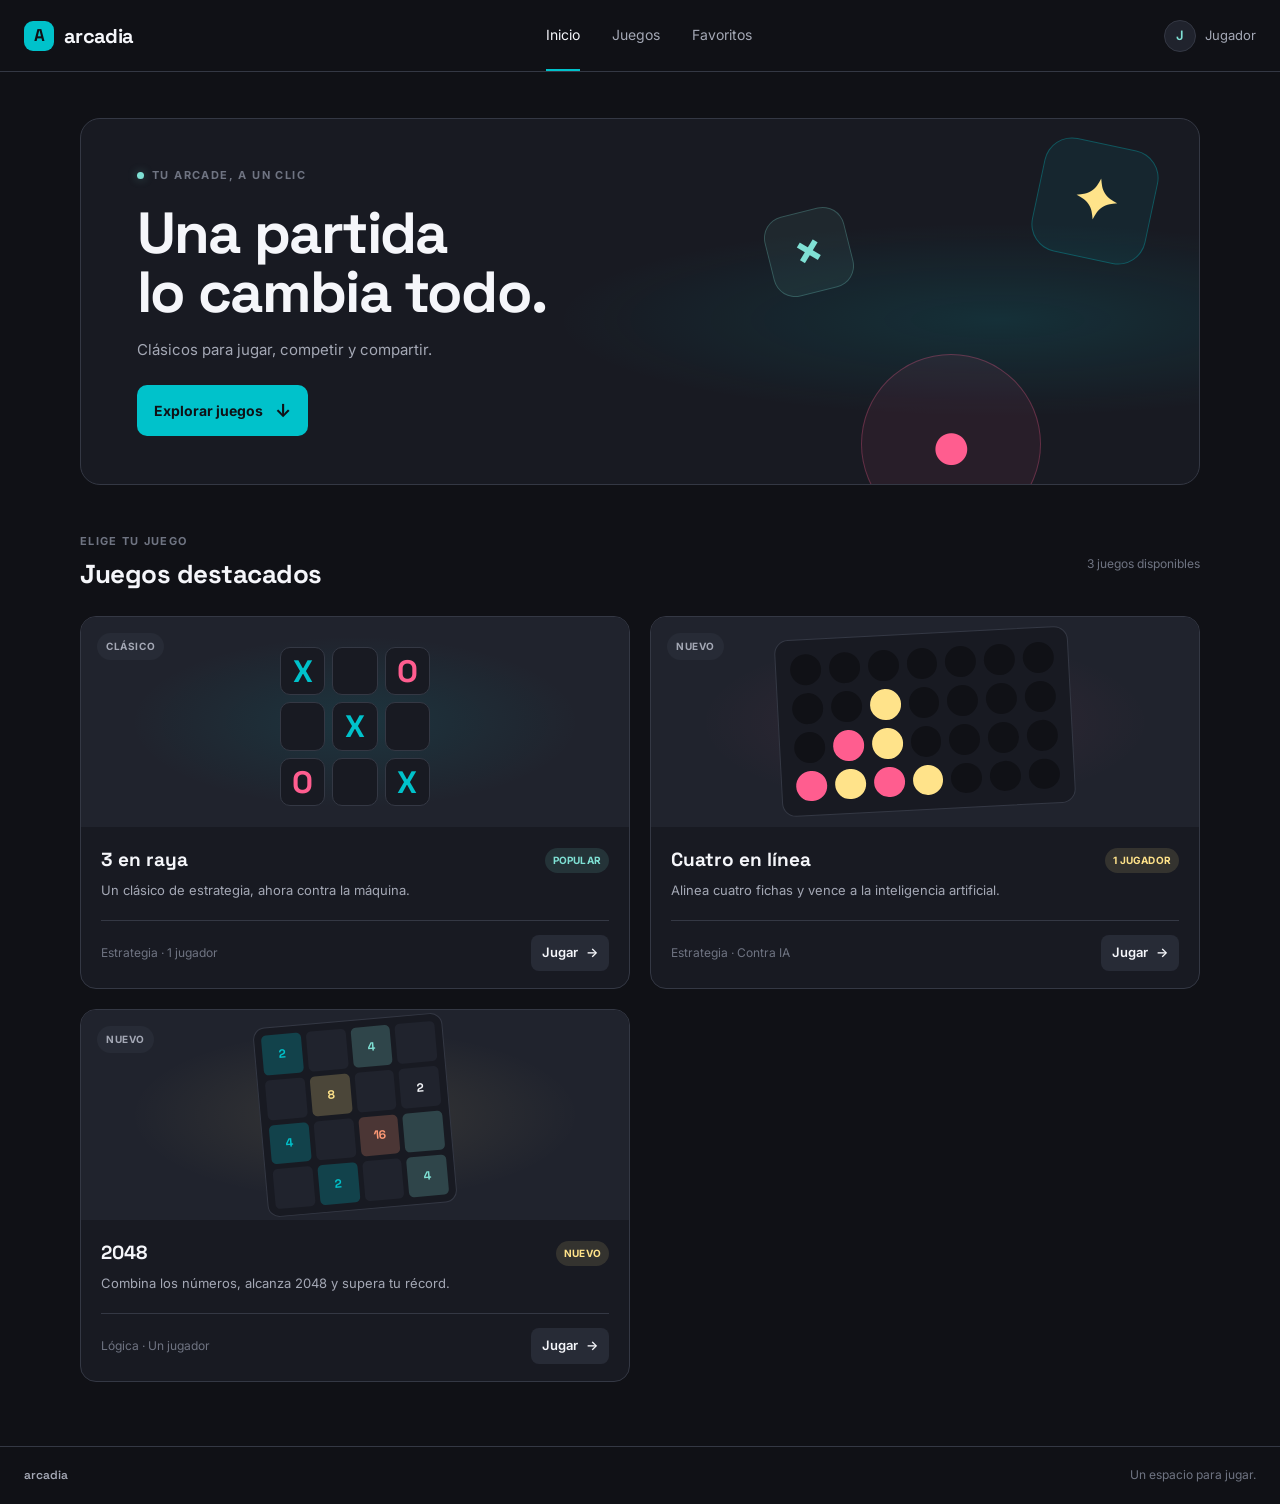
<file: index.html>
<!DOCTYPE html>
<html lang="es">
<head>
    <meta charset="UTF-8">
    <meta name="viewport" content="width=device-width, initial-scale=1.0">
    <meta name="theme-color" content="#101116">
    <title>Arcadia — Juegos para compartir</title>
    <link rel="stylesheet" href="reset.css">
    <link rel="stylesheet" href="style.css">
</head>
<body>
    <header class="site-header">
        <a class="brand" href="index.html" aria-label="Arcadia, inicio">
            <span class="brand-mark" aria-hidden="true">A</span>
            <span>arcadia</span>
        </a>
        <nav class="main-nav" aria-label="Navegación principal">
            <a class="nav-link active" href="index.html" aria-current="page">Inicio</a>
            <a class="nav-link" href="#juegos">Juegos</a>
            <a class="nav-link" href="#juegos">Favoritos</a>
        </nav>
        <div class="profile" aria-label="Perfil de jugador">
            <span class="profile-avatar" aria-hidden="true">J</span>
            <span class="profile-name">Jugador</span>
        </div>
    </header>

    <main class="hub-shell" id="inicio">
        <section class="hub-hero" aria-labelledby="hub-title">
            <p class="eyebrow"><span class="availability-dot" aria-hidden="true"></span> TU ARCADE, A UN CLIC</p>
            <h1 id="hub-title">Una partida<br>lo cambia todo.</h1>
            <p class="subtitle">Clásicos para jugar, competir y compartir.</p>
            <a class="hero-cta" href="#juegos">Explorar juegos <span aria-hidden="true">↓</span></a>
            <div class="hero-art" aria-hidden="true">
                <span class="art-piece art-piece-one">✦</span>
                <span class="art-piece art-piece-two">●</span>
                <span class="art-piece art-piece-three">×</span>
            </div>
        </section>

        <section class="catalog-section" id="juegos" aria-labelledby="catalog-title">
            <div class="catalog-heading">
                <div>
                    <p class="section-kicker">ELIGE TU JUEGO</p>
                    <h2 id="catalog-title">Juegos destacados</h2>
                </div>
                <span class="catalog-count">3 juegos disponibles</span>
            </div>
            <div class="game-grid">
                <article class="catalog-card">
                    <a class="card-art tic-art" href="tic-tac-toe.html" aria-label="Jugar 3 en raya">
                        <span class="art-label">CLÁSICO</span>
                        <div class="mini-grid" aria-hidden="true">
                            <span>X</span><span></span><span>O</span>
                            <span></span><span>X</span><span></span>
                            <span>O</span><span></span><span>X</span>
                        </div>
                    </a>
                    <div class="card-content">
                        <div class="card-title-row">
                            <h3>3 en raya</h3>
                            <span class="game-badge badge-mint">POPULAR</span>
                        </div>
                        <p>Un clásico de estrategia, ahora contra la máquina.</p>
                        <div class="card-footer">
                            <span class="game-category">Estrategia · 1 jugador</span>
                            <a class="play-link" href="tic-tac-toe.html" aria-label="Jugar 3 en raya">Jugar <span aria-hidden="true">→</span></a>
                        </div>
                    </div>
                </article>

                <article class="catalog-card">
                    <a class="card-art connect-art" href="four-in-a-row.html" aria-label="Jugar Cuatro en línea">
                        <span class="art-label">NUEVO</span>
                        <div class="mini-connect" aria-hidden="true">
                            <span></span><span></span><span></span><span></span><span></span><span></span><span></span>
                            <span></span><span></span><span class="disc-yellow"></span><span></span><span></span><span></span><span></span>
                            <span></span><span class="disc-pink"></span><span class="disc-yellow"></span><span></span><span></span><span></span><span></span>
                            <span class="disc-pink"></span><span class="disc-yellow"></span><span class="disc-pink"></span><span class="disc-yellow"></span><span></span><span></span><span></span>
                        </div>
                    </a>
                    <div class="card-content">
                        <div class="card-title-row">
                            <h3>Cuatro en línea</h3>
                            <span class="game-badge badge-yellow">1 JUGADOR</span>
                        </div>
                        <p>Alinea cuatro fichas y vence a la inteligencia artificial.</p>
                        <div class="card-footer">
                            <span class="game-category">Estrategia · Contra IA</span>
                            <a class="play-link" href="four-in-a-row.html" aria-label="Jugar Cuatro en línea">Jugar <span aria-hidden="true">→</span></a>
                        </div>
                    </div>
                </article>

                <article class="catalog-card">
                    <a class="card-art twenty-art" href="2048.html" aria-label="Jugar 2048">
                        <span class="art-label">NUEVO</span>
                        <div class="mini-twenty" aria-hidden="true">
                            <span>2</span><span></span><span>4</span><span></span>
                            <span></span><span>8</span><span></span><span>2</span>
                            <span>4</span><span></span><span>16</span><span></span>
                            <span></span><span>2</span><span></span><span>4</span>
                        </div>
                    </a>
                    <div class="card-content">
                        <div class="card-title-row">
                            <h3>2048</h3>
                            <span class="game-badge badge-yellow">NUEVO</span>
                        </div>
                        <p>Combina los números, alcanza 2048 y supera tu récord.</p>
                        <div class="card-footer">
                            <span class="game-category">Lógica · Un jugador</span>
                            <a class="play-link" href="2048.html" aria-label="Jugar 2048">Jugar <span aria-hidden="true">→</span></a>
                        </div>
                    </div>
                </article>
            </div>
        </section>
    </main>

    <footer class="site-footer">
        <span>arcadia</span>
        <span>Un espacio para jugar.</span>
    </footer>
</body>
</html>
</file>
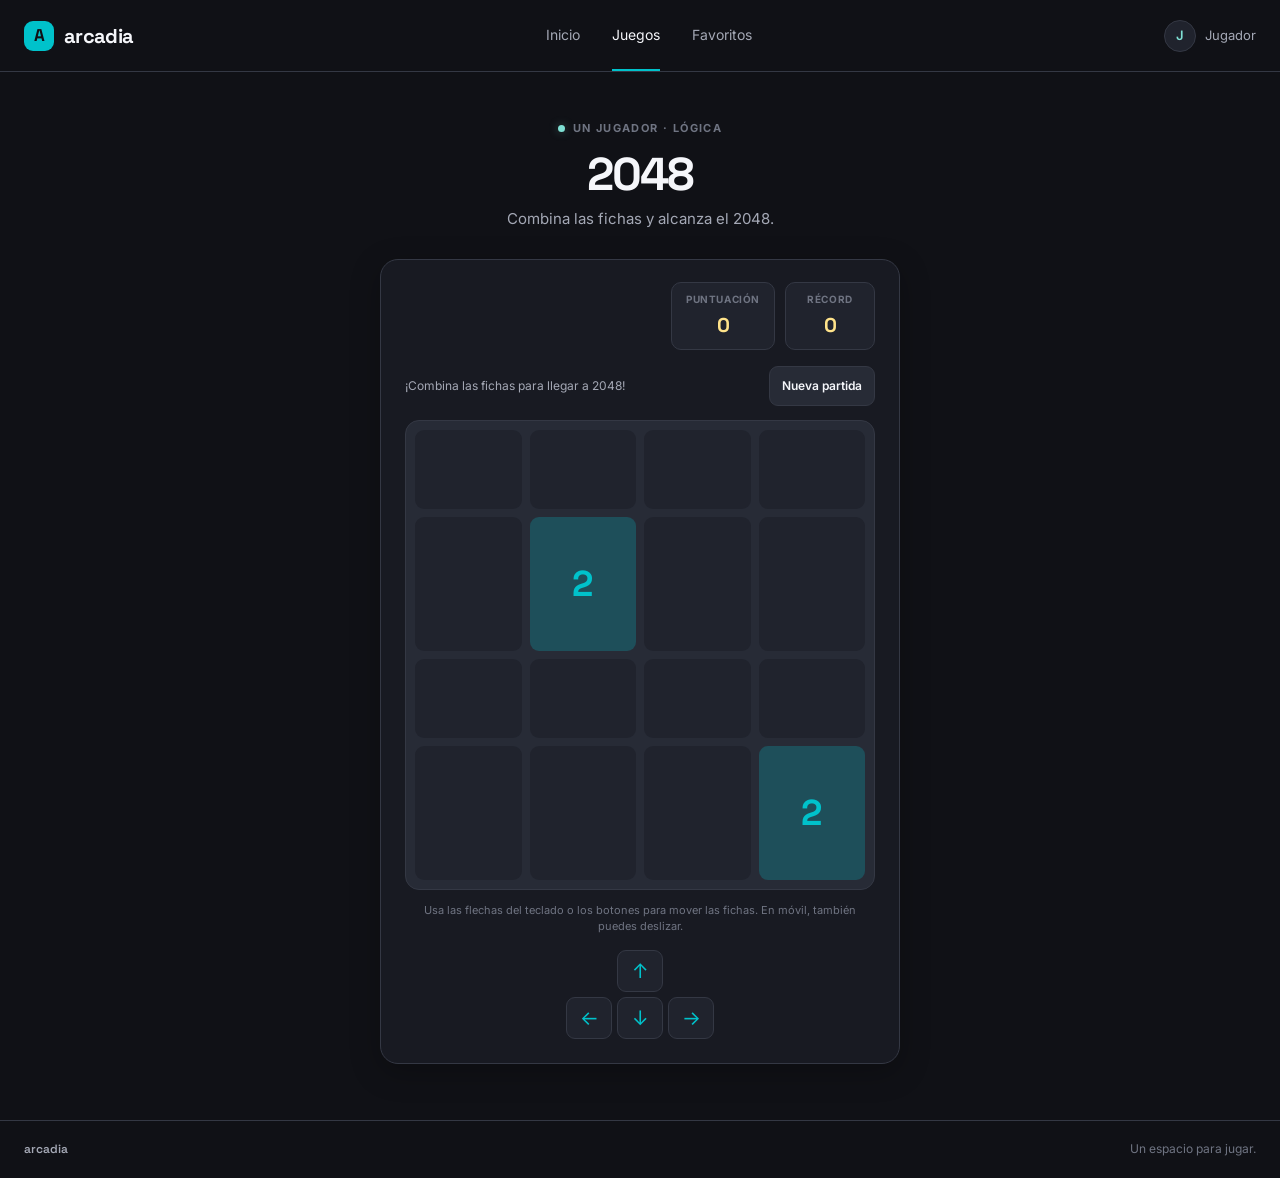
<file: 2048.html>
<!DOCTYPE html>
<html lang="es">
<head>
    <meta charset="UTF-8">
    <meta name="viewport" content="width=device-width, initial-scale=1.0">
    <meta name="theme-color" content="#101116">
    <title>2048 — Arcadia</title>
    <link rel="stylesheet" href="reset.css">
    <link rel="stylesheet" href="style.css">
</head>
<body>
    <header class="site-header">
        <a class="brand" href="index.html" aria-label="Arcadia, inicio">
            <span class="brand-mark" aria-hidden="true">A</span>
            <span>arcadia</span>
        </a>
        <nav class="main-nav" aria-label="Navegación principal">
            <a class="nav-link" href="index.html">Inicio</a>
            <a class="nav-link active" href="index.html#juegos" aria-current="page">Juegos</a>
            <a class="nav-link" href="index.html#juegos">Favoritos</a>
        </nav>
        <div class="profile" aria-label="Perfil de jugador">
            <span class="profile-avatar" aria-hidden="true">J</span>
            <span class="profile-name">Jugador</span>
        </div>
    </header>

    <main class="page-shell">
        <section class="twenty-section" aria-labelledby="twenty-title">
            <div class="page-heading">
                <p class="eyebrow"><span class="availability-dot" aria-hidden="true"></span> UN JUGADOR · LÓGICA</p>
                <h1 id="twenty-title">2048</h1>
                <p class="subtitle">Combina las fichas y alcanza el 2048.</p>
            </div>

            <div class="twenty-card">
                <div class="twenty-scoreboard" aria-label="Puntuación">
                    <div class="twenty-score">
                        <span>PUNTUACIÓN</span>
                        <strong id="score">0</strong>
                    </div>
                    <div class="twenty-score">
                        <span>RÉCORD</span>
                        <strong id="bestScore">0</strong>
                    </div>
                </div>

                <div class="twenty-toolbar">
                    <p class="twenty-status" id="gameStatus" role="status" aria-live="polite">¡Combina las fichas para llegar a 2048!</p>
                    <button class="twenty-new-game" id="newGame" type="button">Nueva partida</button>
                </div>

                <div class="twenty-board" id="board" role="grid" aria-label="Tablero de 2048" aria-describedby="gameInstructions"></div>
                <p class="twenty-instructions" id="gameInstructions">Usa las flechas del teclado o los botones para mover las fichas. En móvil, también puedes deslizar.</p>

                <div class="twenty-controls" role="group" aria-label="Mover fichas">
                    <button type="button" data-direction="up" aria-label="Mover arriba">↑</button>
                    <div>
                        <button type="button" data-direction="left" aria-label="Mover a la izquierda">←</button>
                        <button type="button" data-direction="down" aria-label="Mover abajo">↓</button>
                        <button type="button" data-direction="right" aria-label="Mover a la derecha">→</button>
                    </div>
                </div>

                <div class="twenty-overlay" id="gameOverlay" hidden>
                    <p class="twenty-overlay-title" id="overlayTitle"></p>
                    <p id="overlayMessage"></p>
                    <button class="reset" id="continueGame" type="button" hidden>Seguir jugando</button>
                    <button class="reset" id="restartGame" type="button" hidden>Jugar de nuevo</button>
                </div>
            </div>
        </section>
    </main>

    <footer class="site-footer">
        <span>arcadia</span>
        <span>Un espacio para jugar.</span>
    </footer>

    <script src="2048.js"></script>
</body>
</html>
</file>
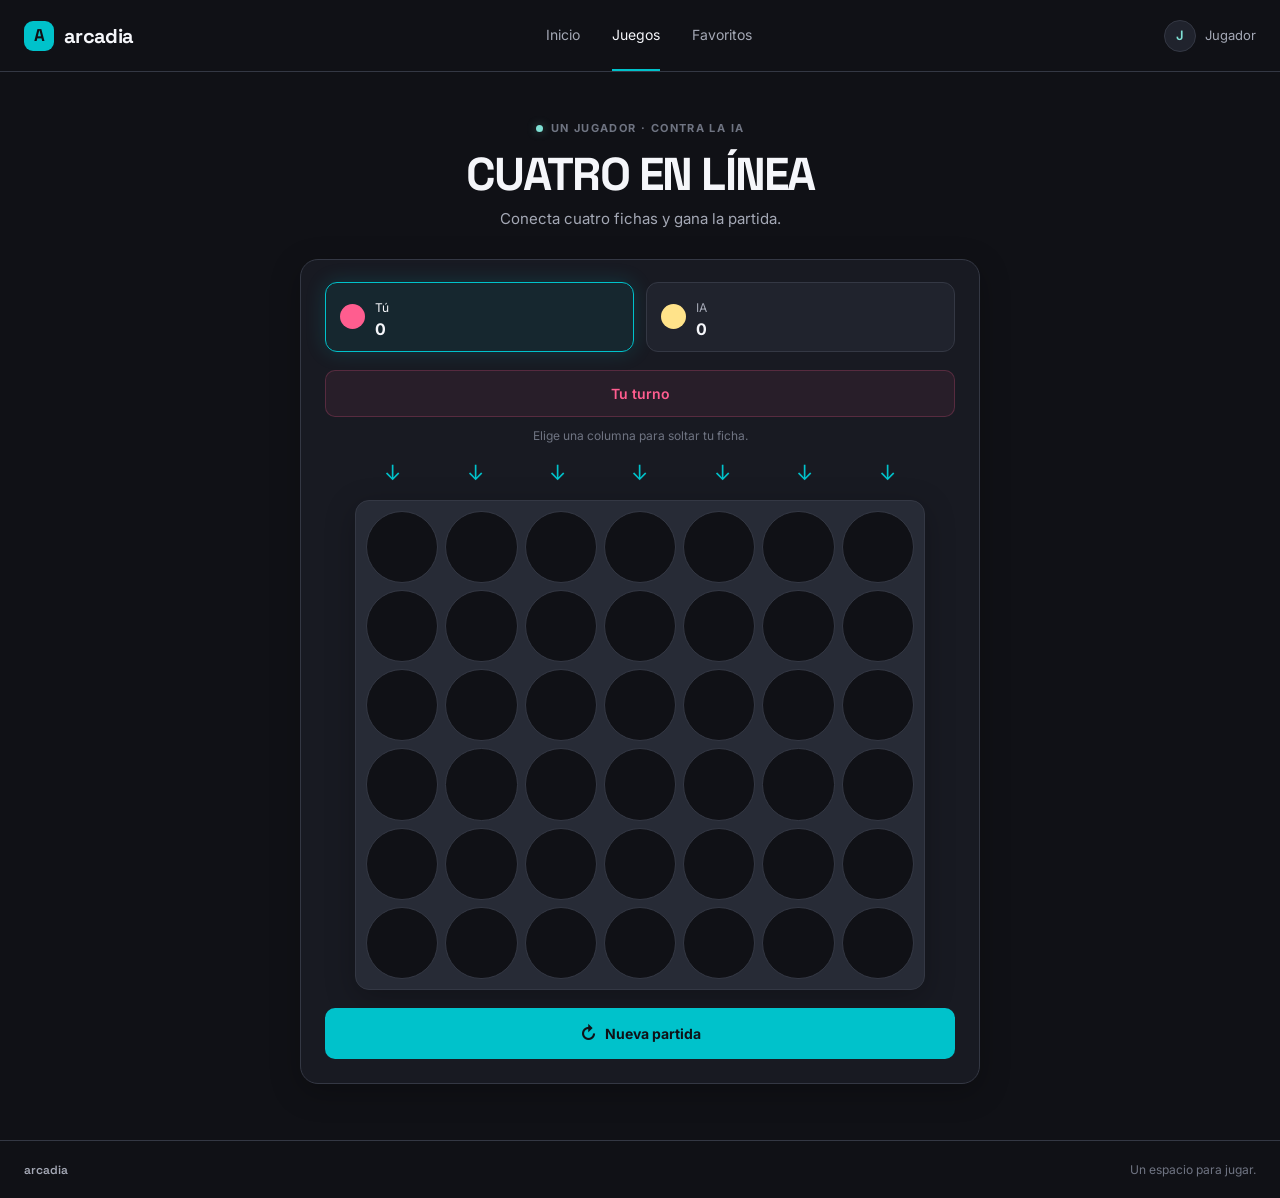
<file: four-in-a-row.html>
<!DOCTYPE html>
<html lang="es">
<head>
    <meta charset="UTF-8">
    <meta name="viewport" content="width=device-width, initial-scale=1.0">
    <meta name="theme-color" content="#101116">
    <title>Cuatro en línea — Arcadia</title>
    <link rel="stylesheet" href="reset.css">
    <link rel="stylesheet" href="style.css">
</head>
<body>
    <header class="site-header">
        <a class="brand" href="index.html" aria-label="Arcadia, inicio">
            <span class="brand-mark" aria-hidden="true">A</span>
            <span>arcadia</span>
        </a>
        <nav class="main-nav" aria-label="Navegación principal">
            <a class="nav-link" href="index.html">Inicio</a>
            <a class="nav-link active" href="index.html#juegos" aria-current="page">Juegos</a>
            <a class="nav-link" href="index.html#juegos">Favoritos</a>
        </nav>
        <div class="profile" aria-label="Perfil de jugador">
            <span class="profile-avatar" aria-hidden="true">J</span>
            <span class="profile-name">Jugador</span>
        </div>
    </header>

    <main class="page-shell">
        <section class="four-section" aria-labelledby="four-title">
            <div class="page-heading">
                <p class="eyebrow"><span class="availability-dot" aria-hidden="true"></span> UN JUGADOR · CONTRA LA IA</p>
                <h1 id="four-title">CUATRO EN LÍNEA</h1>
                <p class="subtitle">Conecta cuatro fichas y gana la partida.</p>
            </div>

            <div class="four-card">
                <div class="four-scoreboard" aria-label="Puntuación">
                    <div class="four-score active" id="scoreOne">
                        <span class="disc disc-one" aria-hidden="true"></span>
                        <span>Tú</span>
                        <strong id="winsOne">0</strong>
                    </div>
                    <div class="four-score" id="scoreTwo">
                        <span class="disc disc-two" aria-hidden="true"></span>
                        <span>IA</span>
                        <strong id="winsTwo">0</strong>
                    </div>
                </div>

                <div class="four-status" id="fourStatus" role="status" aria-live="polite">
                    Tu turno
                </div>

                <p class="four-instructions" id="boardInstructions">Elige una columna para soltar tu ficha.</p>
                <div class="column-controls" id="columnControls" role="group" aria-label="Elige una columna"></div>
                <div class="four-board" id="fourBoard" role="grid" aria-label="Tablero de Cuatro en línea" aria-describedby="boardInstructions"></div>

                <button class="reset" id="fourReset" type="button">
                    <span aria-hidden="true">↻</span> Nueva partida
                </button>
            </div>
        </section>
    </main>

    <footer class="site-footer">
        <span>arcadia</span>
        <span>Un espacio para jugar.</span>
    </footer>

    <script src="four-in-a-row.js"></script>
</body>
</html>
</file>
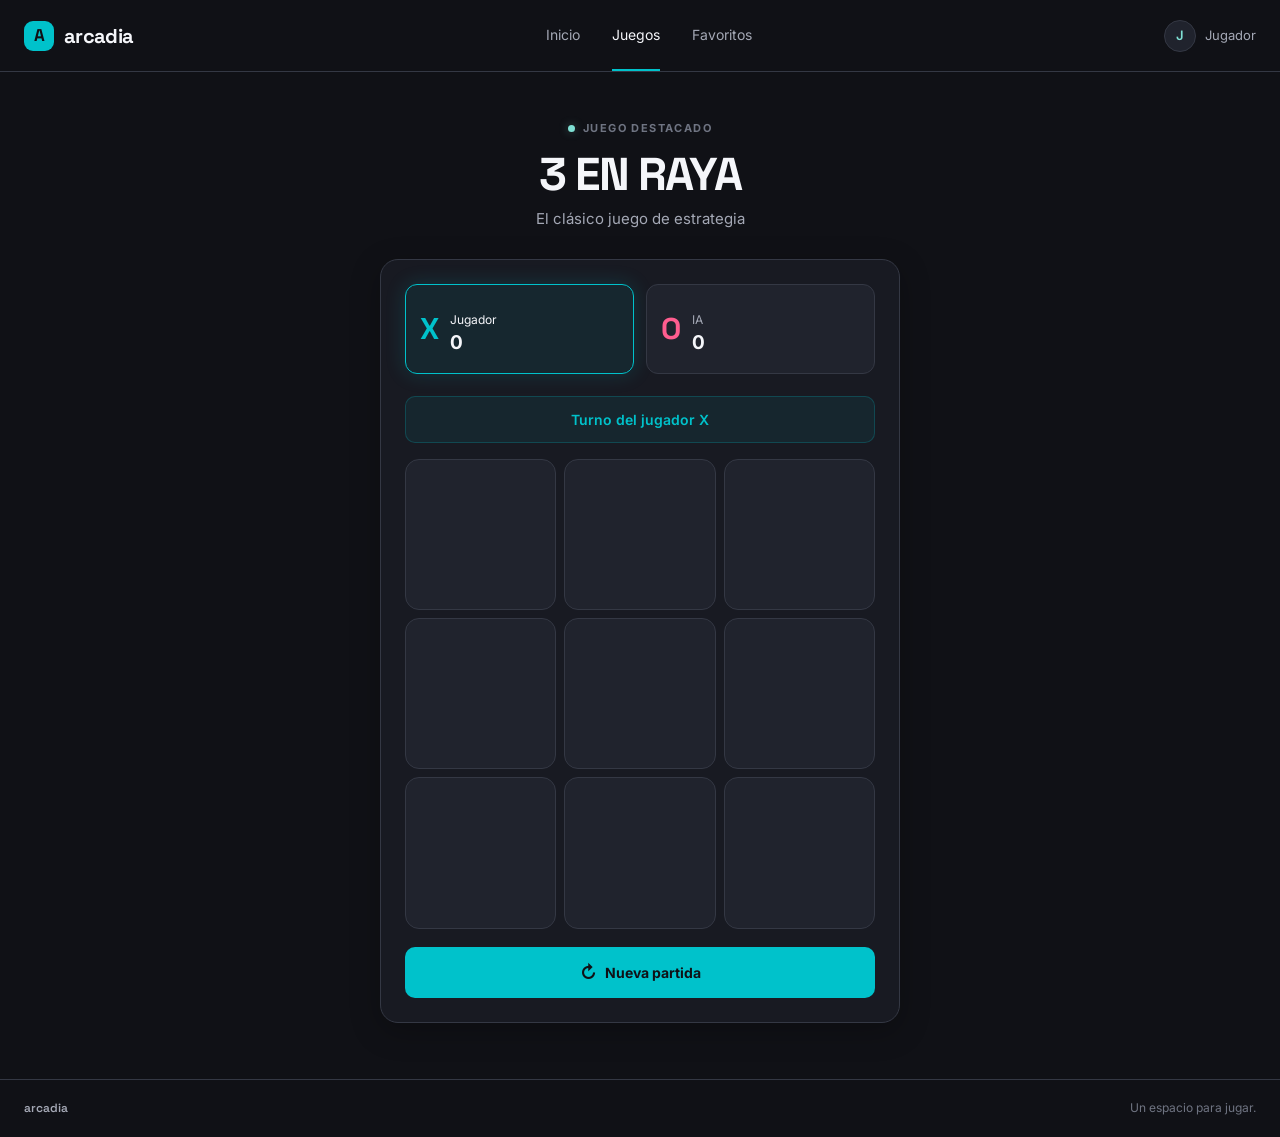
<file: tic-tac-toe.html>
<!DOCTYPE html>
<html lang="es">
<head>
    <meta charset="UTF-8">
    <meta name="viewport" content="width=device-width, initial-scale=1.0">
    <meta name="theme-color" content="#101116">
    <title>3 en Raya — Arcadia</title>
    <link rel="stylesheet" href="reset.css">
    <link rel="stylesheet" href="style.css">
</head>
<body>
    <header class="site-header">
        <a class="brand" href="index.html" aria-label="Arcadia, inicio">
            <span class="brand-mark" aria-hidden="true">A</span>
            <span>arcadia</span>
        </a>
        <nav class="main-nav" aria-label="Navegación principal">
            <a class="nav-link" href="index.html">Inicio</a>
            <a class="nav-link active" href="index.html#juegos" aria-current="page">Juegos</a>
            <a class="nav-link" href="index.html#juegos">Favoritos</a>
        </nav>
        <div class="profile" aria-label="Perfil de jugador">
            <span class="profile-avatar" aria-hidden="true">J</span>
            <span class="profile-name">Jugador</span>
        </div>
    </header>

    <main class="page-shell" id="inicio">
        <section class="game-section" id="juego" aria-labelledby="game-title">
            <div class="page-heading">
                <p class="eyebrow"><span class="availability-dot" aria-hidden="true"></span> JUEGO DESTACADO</p>
                <h1 id="game-title">3 EN RAYA</h1>
                <p class="subtitle">El clásico juego de estrategia</p>
            </div>

            <div class="game-card">
                <div class="scoreboard">
                    <div class="score active" id="scoreX">
                        <span class="symbol">X</span>
                        <span>Jugador</span>
                        <strong id="winsX">0</strong>
                    </div>
                    <div class="score" id="scoreO">
                        <span class="symbol">O</span>
                        <span>IA</span>
                        <strong id="winsO">0</strong>
                    </div>
                </div>

                <div class="status" id="status" role="status" aria-live="polite">
                    Turno del jugador X
                </div>

                <div class="board" id="board" role="group" aria-label="Tablero de 3 en raya">
                    <button class="cell" data-index="0" aria-label="Casilla 1, vacía"></button>
                    <button class="cell" data-index="1" aria-label="Casilla 2, vacía"></button>
                    <button class="cell" data-index="2" aria-label="Casilla 3, vacía"></button>
                    <button class="cell" data-index="3" aria-label="Casilla 4, vacía"></button>
                    <button class="cell" data-index="4" aria-label="Casilla 5, vacía"></button>
                    <button class="cell" data-index="5" aria-label="Casilla 6, vacía"></button>
                    <button class="cell" data-index="6" aria-label="Casilla 7, vacía"></button>
                    <button class="cell" data-index="7" aria-label="Casilla 8, vacía"></button>
                    <button class="cell" data-index="8" aria-label="Casilla 9, vacía"></button>
                </div>

                <button class="reset" id="reset">
                    <span aria-hidden="true">↻</span> Nueva partida
                </button>
            </div>
        </section>
    </main>

    <footer class="site-footer">
        <span>arcadia</span>
        <span>Un espacio para jugar.</span>
    </footer>

    <script src="script.js"></script>
</body>
</html>
</file>
<file: style.css>
@import url('https://fonts.googleapis.com/css2?family=Inter:wght@400;500;600;700&family=Space+Grotesk:wght@500;600;700&display=swap');

:root {
    color-scheme: dark;
    --color-cyan: #00c2cb;
    --color-mint: #7fe0d4;
    --color-yellow: #ffe38a;
    --color-coral: #ff9a76;
    --color-pink: #ff5d8f;
    --bg-primary: #101116;
    --bg-secondary: #181a22;
    --bg-tertiary: #20232d;
    --bg-elevated: #272b36;
    --border-default: #343844;
    --text-primary: #f5f6fa;
    --text-secondary: #a4a8b5;
    --text-muted: #6f7482;
    --shadow-soft: 0 8px 30px rgb(0 0 0 / 25%);
    --glow-primary: 0 0 20px rgb(0 194 203 / 18%);
    --transition-fast: 150ms ease;
    --transition-normal: 250ms ease;
}

* {
    margin: 0;
    padding: 0;
    box-sizing: border-box;
}

body {
    min-height: 100vh;
    display: flex;
    flex-direction: column;
    background: var(--bg-primary);
    color: var(--text-primary);
    font-family: 'Inter', sans-serif;
}

button,
a {
    -webkit-tap-highlight-color: transparent;
}

a {
    color: inherit;
    text-decoration: none;
}

.site-header {
    height: 72px;
    padding: 0 24px;
    display: flex;
    align-items: center;
    justify-content: space-between;
    border-bottom: 1px solid var(--border-default);
    background: var(--bg-primary);
}

.brand {
    display: inline-flex;
    align-items: center;
    gap: 10px;
    font-family: 'Space Grotesk', sans-serif;
    font-size: 20px;
    font-weight: 700;
    letter-spacing: -0.7px;
}

.brand-mark {
    width: 30px;
    height: 30px;
    display: grid;
    place-items: center;
    border-radius: 9px;
    background: var(--color-cyan);
    color: var(--bg-primary);
    font-size: 17px;
}

.main-nav {
    height: 100%;
    display: flex;
    align-items: center;
    gap: 32px;
}

.nav-link {
    height: 100%;
    display: inline-flex;
    align-items: center;
    border-bottom: 2px solid transparent;
    color: var(--text-secondary);
    font-size: 14px;
    transition: color var(--transition-fast), border-color var(--transition-fast);
}

.nav-link:hover,
.nav-link.active {
    color: var(--text-primary);
}

.nav-link.active {
    border-bottom-color: var(--color-cyan);
}

.profile {
    min-width: 90px;
    display: flex;
    justify-content: flex-end;
    align-items: center;
    gap: 9px;
    color: var(--text-secondary);
    font-size: 13px;
}

.profile-avatar {
    width: 32px;
    height: 32px;
    display: grid;
    place-items: center;
    border: 1px solid var(--border-default);
    border-radius: 50%;
    background: var(--bg-tertiary);
    color: var(--color-mint);
    font-weight: 600;
}

.page-shell {
    width: min(100% - 48px, 1280px);
    margin: 0 auto;
    flex: 1;
    display: grid;
    place-items: center;
    padding: 48px 0 56px;
}

.game-section {
    width: min(100%, 520px);
    text-align: center;
}

.page-heading {
    margin-bottom: 28px;
}

.eyebrow {
    margin-bottom: 12px;
    display: flex;
    align-items: center;
    justify-content: center;
    gap: 8px;
    color: var(--text-muted);
    font-size: 11px;
    font-weight: 700;
    letter-spacing: 1.4px;
}

.availability-dot {
    width: 7px;
    height: 7px;
    border-radius: 50%;
    background: var(--color-mint);
    box-shadow: 0 0 10px rgb(127 224 212 / 35%);
}

h1 {
    font-family: 'Space Grotesk', sans-serif;
    font-size: clamp(36px, 7vw, 46px);
    font-weight: 700;
    letter-spacing: -1.8px;
    line-height: 1.1;
}

.subtitle {
    margin-top: 9px;
    color: var(--text-secondary);
    font-size: 15px;
}

.game-card {
    padding: 24px;
    border: 1px solid var(--border-default);
    border-radius: 18px;
    background: var(--bg-secondary);
    box-shadow: var(--shadow-soft);
}

.scoreboard {
    margin-bottom: 22px;
    display: flex;
    gap: 12px;
}

.score {
    min-height: 90px;
    flex: 1;
    padding: 11px 14px;
    display: grid;
    grid-template-columns: auto 1fr;
    grid-template-rows: 1fr 1fr;
    align-items: center;
    column-gap: 11px;
    border: 1px solid var(--border-default);
    border-radius: 12px;
    background: var(--bg-tertiary);
    color: var(--text-secondary);
    text-align: left;
    transition: border-color var(--transition-normal), background var(--transition-normal);
}

.score.active {
    border-color: var(--color-cyan);
    background: rgb(0 194 203 / 8%);
    box-shadow: var(--glow-primary);
    color: var(--text-primary);
}

.symbol {
    grid-row: 1 / 3;
    font-family: 'Space Grotesk', sans-serif;
    font-size: 30px;
    font-weight: 700;
}

#scoreX .symbol,
.cell.x {
    color: var(--color-cyan);
}

#scoreO .symbol,
.cell.o {
    color: var(--color-pink);
}

.score > span:not(.symbol) {
    align-self: end;
    font-size: 12px;
}

.score strong {
    align-self: start;
    color: var(--text-primary);
    font-size: 19px;
}

.status {
    min-height: 44px;
    margin-bottom: 16px;
    padding: 12px 16px;
    border: 1px solid rgb(0 194 203 / 22%);
    border-radius: 10px;
    background: rgb(0 194 203 / 7%);
    color: var(--color-cyan);
    font-size: 14px;
    font-weight: 600;
    transition: color var(--transition-normal), background var(--transition-normal);
}

.status.is-win {
    border-color: rgb(127 224 212 / 25%);
    background: rgb(127 224 212 / 8%);
    color: var(--color-mint);
}

.status.is-draw {
    border-color: rgb(255 227 138 / 25%);
    background: rgb(255 227 138 / 8%);
    color: var(--color-yellow);
}

.board {
    display: grid;
    grid-template-columns: repeat(3, minmax(0, 1fr));
    gap: 8px;
    margin-bottom: 18px;
}

.cell {
    aspect-ratio: 1;
    min-width: 44px;
    border: 1px solid var(--border-default);
    border-radius: 14px;
    background: var(--bg-tertiary);
    color: var(--text-primary);
    font-family: 'Space Grotesk', sans-serif;
    font-size: clamp(44px, 12vw, 64px);
    font-weight: 700;
    cursor: pointer;
    transition: background var(--transition-fast), border-color var(--transition-fast), transform var(--transition-fast);
}

.cell:hover:not(:disabled) {
    border-color: var(--color-cyan);
    background: var(--bg-elevated);
    transform: translateY(-2px);
}

.cell:active:not(:disabled),
.reset:active {
    transform: scale(0.97);
}

.cell:disabled {
    cursor: default;
}

.cell.x,
.cell.o {
    animation: mark-in 180ms ease-out;
}

.cell.winner {
    border-color: var(--color-mint);
    background: rgb(127 224 212 / 12%);
    box-shadow: 0 0 18px rgb(127 224 212 / 15%);
}

.reset {
    width: 100%;
    min-height: 48px;
    padding: 12px 16px;
    border: 0;
    border-radius: 10px;
    background: var(--color-cyan);
    color: var(--bg-primary);
    font-family: inherit;
    font-size: 14px;
    font-weight: 700;
    cursor: pointer;
    transition: filter var(--transition-fast), transform var(--transition-fast);
}

.reset:hover {
    filter: brightness(1.08);
}

.reset span {
    margin-right: 5px;
    font-size: 18px;
    vertical-align: -1px;
}

:focus-visible {
    outline: 3px solid var(--color-yellow);
    outline-offset: 3px;
}

.site-footer {
    min-height: 58px;
    padding: 12px 24px;
    display: flex;
    align-items: center;
    justify-content: space-between;
    border-top: 1px solid var(--border-default);
    color: var(--text-muted);
    font-size: 12px;
}

.site-footer span:first-child {
    color: var(--text-secondary);
    font-family: 'Space Grotesk', sans-serif;
    font-weight: 600;
}

@keyframes mark-in {
    from {
        opacity: 0;
        transform: scale(0.72);
    }

    to {
        opacity: 1;
        transform: scale(1);
    }
}

.hub-shell {
    width: min(100% - 48px, 1120px);
    margin: 0 auto;
    flex: 1;
    padding: 46px 0 64px;
}

.hub-hero {
    min-height: 330px;
    position: relative;
    overflow: hidden;
    padding: 48px 56px;
    border: 1px solid var(--border-default);
    border-radius: 20px;
    background:
        radial-gradient(ellipse at 82% 55%, rgb(0 194 203 / 13%), transparent 34%),
        var(--bg-secondary);
}

.hub-hero .eyebrow {
    justify-content: flex-start;
}

.hub-hero h1 {
    position: relative;
    z-index: 1;
    margin-top: 20px;
    font-size: clamp(40px, 6vw, 58px);
    line-height: 1.03;
}

.hub-hero .subtitle {
    position: relative;
    z-index: 1;
    margin-top: 16px;
}

.hero-cta {
    position: relative;
    z-index: 1;
    min-height: 46px;
    margin-top: 24px;
    padding: 12px 17px;
    display: inline-flex;
    align-items: center;
    gap: 12px;
    border-radius: 10px;
    background: var(--color-cyan);
    color: var(--bg-primary);
    font-size: 14px;
    font-weight: 700;
    transition: filter var(--transition-fast), transform var(--transition-fast);
}

.hero-cta:hover {
    filter: brightness(1.08);
}

.hero-cta:active {
    transform: scale(0.97);
}

.hero-cta span {
    font-size: 18px;
}

.hero-art {
    position: absolute;
    inset: 0 0 0 53%;
    display: grid;
    place-items: center;
    color: var(--color-cyan);
    font-family: 'Space Grotesk', sans-serif;
}

.art-piece {
    position: absolute;
    display: grid;
    place-items: center;
    font-weight: 700;
}

.art-piece-one {
    width: 116px;
    height: 116px;
    top: 24px;
    right: 46px;
    border: 1px solid rgb(0 194 203 / 30%);
    border-radius: 28px;
    background: rgb(0 194 203 / 8%);
    color: var(--color-yellow);
    font-size: 55px;
    transform: rotate(12deg);
}

.art-piece-two {
    width: 180px;
    height: 180px;
    right: 30%;
    bottom: -50px;
    border: 1px solid rgb(255 93 143 / 28%);
    border-radius: 50%;
    background: rgb(255 93 143 / 7%);
    color: var(--color-pink);
    font-size: 74px;
}

.art-piece-three {
    width: 82px;
    height: 82px;
    top: 92px;
    left: 18%;
    border: 1px solid rgb(127 224 212 / 24%);
    border-radius: 22px;
    background: rgb(127 224 212 / 7%);
    color: var(--color-mint);
    font-size: 50px;
    transform: rotate(-14deg);
}

.catalog-section {
    margin-top: 48px;
}

.catalog-heading,
.card-title-row,
.card-footer {
    display: flex;
    align-items: center;
    justify-content: space-between;
}

.section-kicker {
    margin-bottom: 5px;
    color: var(--text-muted);
    font-size: 11px;
    font-weight: 700;
    letter-spacing: 1.3px;
}

.catalog-heading h2 {
    font-family: 'Space Grotesk', sans-serif;
    font-size: 26px;
    letter-spacing: -0.5px;
}

.catalog-count,
.game-category {
    color: var(--text-muted);
    font-size: 12px;
}

.game-grid {
    margin-top: 22px;
    display: grid;
    grid-template-columns: repeat(2, minmax(0, 1fr));
    gap: 20px;
}

.catalog-card {
    overflow: hidden;
    border: 1px solid var(--border-default);
    border-radius: 16px;
    background: var(--bg-secondary);
    transition: border-color var(--transition-normal), transform var(--transition-normal);
}

.catalog-card:hover {
    transform: translateY(-3px);
    border-color: var(--color-cyan);
}

.card-art {
    height: 210px;
    position: relative;
    display: grid;
    place-items: center;
    overflow: hidden;
}

.tic-art {
    background: radial-gradient(ellipse at center, rgb(0 194 203 / 11%), transparent 58%), var(--bg-tertiary);
}

.connect-art {
    background: radial-gradient(ellipse at center, rgb(255 93 143 / 9%), transparent 58%), var(--bg-tertiary);
}

.art-label,
.game-badge {
    border-radius: 999px;
    font-size: 10px;
    font-weight: 700;
    letter-spacing: 0.6px;
}

.art-label {
    position: absolute;
    top: 16px;
    left: 16px;
    padding: 6px 9px;
    background: var(--bg-elevated);
    color: var(--text-secondary);
}

.mini-grid {
    width: 150px;
    height: 150px;
    display: grid;
    grid-template-columns: repeat(3, 1fr);
    gap: 7px;
}

.mini-grid span {
    display: grid;
    place-items: center;
    border: 1px solid var(--border-default);
    border-radius: 10px;
    background: var(--bg-secondary);
    color: var(--color-cyan);
    font-family: 'Space Grotesk', sans-serif;
    font-size: 31px;
    font-weight: 700;
}

.mini-grid span:nth-child(3),
.mini-grid span:nth-child(7) {
    color: var(--color-pink);
}

.mini-connect {
    width: min(76%, 294px);
    display: grid;
    grid-template-columns: repeat(7, 1fr);
    gap: 8px;
    padding: 14px;
    border: 1px solid var(--border-default);
    border-radius: 14px;
    background: var(--bg-secondary);
    transform: rotate(-3deg);
}

.mini-connect span {
    aspect-ratio: 1;
    border-radius: 50%;
    background: var(--bg-primary);
}

.mini-connect .disc-yellow {
    background: var(--color-yellow);
}

.mini-connect .disc-pink {
    background: var(--color-pink);
}

.card-content {
    padding: 19px 20px 17px;
}

.card-title-row h3 {
    font-family: 'Space Grotesk', sans-serif;
    font-size: 19px;
}

.game-badge {
    padding: 5px 8px;
    letter-spacing: 0.2px;
}

.badge-mint {
    background: rgb(127 224 212 / 12%);
    color: var(--color-mint);
}

.badge-yellow {
    background: rgb(255 227 138 / 12%);
    color: var(--color-yellow);
}

.card-content > p {
    margin-top: 7px;
    color: var(--text-secondary);
    font-size: 13px;
}

.card-footer {
    margin-top: 19px;
    padding-top: 14px;
    border-top: 1px solid var(--border-default);
}

.play-link {
    min-height: 36px;
    padding: 8px 11px;
    border-radius: 8px;
    background: var(--bg-elevated);
    color: var(--text-primary);
    font-size: 13px;
    font-weight: 600;
    transition: background var(--transition-fast), color var(--transition-fast);
}

.play-link:hover {
    background: var(--color-cyan);
    color: var(--bg-primary);
}

.play-link span {
    margin-left: 5px;
}

.four-section {
    width: min(100%, 680px);
    margin: 0 auto;
    text-align: center;
}

.four-card {
    padding: 22px 24px 24px;
    border: 1px solid var(--border-default);
    border-radius: 18px;
    background: var(--bg-secondary);
    box-shadow: var(--shadow-soft);
}

.four-scoreboard {
    margin-bottom: 18px;
    display: flex;
    gap: 12px;
}

.four-score {
    min-height: 66px;
    flex: 1;
    padding: 10px 14px;
    display: grid;
    grid-template-columns: auto 1fr;
    grid-template-rows: 1fr 1fr;
    align-items: center;
    column-gap: 10px;
    border: 1px solid var(--border-default);
    border-radius: 12px;
    background: var(--bg-tertiary);
    color: var(--text-secondary);
    text-align: left;
    transition: border-color var(--transition-normal), background var(--transition-normal);
}

.four-score.active {
    border-color: var(--color-cyan);
    background: rgb(0 194 203 / 8%);
    box-shadow: var(--glow-primary);
    color: var(--text-primary);
}

.four-score .disc {
    grid-row: 1 / 3;
    width: 25px;
    height: 25px;
    border-radius: 50%;
}

.disc-one {
    background: var(--color-pink);
}

.disc-two {
    background: var(--color-yellow);
}

.four-score > span:not(.disc) {
    align-self: end;
    font-size: 12px;
}

.four-score strong {
    align-self: start;
    color: var(--text-primary);
    font-size: 16px;
}

.four-status {
    min-height: 44px;
    margin-bottom: 10px;
    padding: 12px;
    border: 1px solid rgb(255 93 143 / 22%);
    border-radius: 10px;
    background: rgb(255 93 143 / 7%);
    color: var(--color-pink);
    font-size: 14px;
    font-weight: 600;
}

.four-status.player-two {
    border-color: rgb(255 227 138 / 24%);
    background: rgb(255 227 138 / 7%);
    color: var(--color-yellow);
}

.four-status.is-win {
    border-color: rgb(127 224 212 / 25%);
    background: rgb(127 224 212 / 8%);
    color: var(--color-mint);
}

.four-status.is-draw {
    border-color: rgb(255 227 138 / 25%);
    background: rgb(255 227 138 / 8%);
    color: var(--color-yellow);
}

.four-instructions {
    margin-bottom: 8px;
    color: var(--text-muted);
    font-size: 12px;
}

.column-controls,
.four-board {
    width: min(100%, 570px);
    margin: 0 auto;
    display: grid;
    grid-template-columns: repeat(7, minmax(0, 1fr));
    gap: 7px;
}

.column-controls {
    margin-bottom: 7px;
}

.drop-button {
    min-width: 36px;
    min-height: 40px;
    border: 1px solid transparent;
    border-radius: 9px;
    background: transparent;
    color: var(--color-cyan);
    font-size: 21px;
    cursor: pointer;
    transition: background var(--transition-fast), border-color var(--transition-fast), transform var(--transition-fast);
}

.drop-button:hover:not(:disabled) {
    border-color: var(--border-default);
    background: var(--bg-tertiary);
}

.drop-button:active:not(:disabled) {
    transform: scale(0.94);
}

.drop-button:disabled {
    color: var(--text-muted);
    cursor: default;
    opacity: 0.45;
}

.four-board {
    padding: 10px;
    border: 1px solid var(--border-default);
    border-radius: 14px;
    background: var(--bg-elevated);
    box-shadow: var(--shadow-soft);
}

.four-row {
    display: contents;
}

.four-cell {
    aspect-ratio: 1;
    min-width: 0;
    display: grid;
    place-items: center;
    overflow: hidden;
    border: 1px solid var(--border-default);
    border-radius: 50%;
    background: var(--bg-primary);
}

.four-cell::before {
    width: 78%;
    height: 78%;
    border-radius: 50%;
    content: "";
    transform: scale(0);
    transition: transform var(--transition-fast);
}

.four-cell.piece-one::before {
    background: var(--color-pink);
    box-shadow: 0 0 15px rgb(255 93 143 / 22%);
    transform: scale(1);
    animation: mark-in 180ms ease-out;
}

.four-cell.piece-two::before {
    background: var(--color-yellow);
    box-shadow: 0 0 15px rgb(255 227 138 / 18%);
    transform: scale(1);
    animation: mark-in 180ms ease-out;
}

.four-cell.winner {
    border-color: var(--color-mint);
    box-shadow: 0 0 15px rgb(127 224 212 / 30%);
}

.four-cell.winner::before {
    outline: 2px solid var(--color-mint);
    outline-offset: 3px;
}

.four-card .reset {
    margin-top: 18px;
}

.twenty-section {
    width: min(100%, 520px);
    margin: 0 auto;
    text-align: center;
}

.twenty-card {
    position: relative;
    padding: 22px 24px 24px;
    border: 1px solid var(--border-default);
    border-radius: 18px;
    background: var(--bg-secondary);
    box-shadow: var(--shadow-soft);
}

.twenty-scoreboard {
    margin-bottom: 16px;
    display: flex;
    justify-content: flex-end;
    gap: 10px;
}

.twenty-score {
    min-width: 90px;
    padding: 9px 14px;
    display: grid;
    gap: 3px;
    border: 1px solid var(--border-default);
    border-radius: 10px;
    background: var(--bg-tertiary);
}

.twenty-score span {
    color: var(--text-muted);
    font-size: 10px;
    font-weight: 700;
    letter-spacing: 0.6px;
}

.twenty-score strong {
    color: var(--color-yellow);
    font-family: 'Space Grotesk', sans-serif;
    font-size: 20px;
}

.twenty-toolbar {
    margin-bottom: 14px;
    display: flex;
    align-items: center;
    justify-content: space-between;
    gap: 12px;
}

.twenty-status {
    color: var(--text-secondary);
    font-size: 12px;
    text-align: left;
}

.twenty-new-game {
    min-height: 40px;
    padding: 8px 12px;
    border: 1px solid var(--border-default);
    border-radius: 9px;
    background: var(--bg-elevated);
    color: var(--text-primary);
    font-family: inherit;
    font-size: 12px;
    font-weight: 600;
    white-space: nowrap;
    cursor: pointer;
    transition: background var(--transition-fast), border-color var(--transition-fast);
}

.twenty-new-game:hover {
    border-color: var(--color-cyan);
    background: var(--bg-tertiary);
}

.twenty-board {
    width: 100%;
    aspect-ratio: 1;
    padding: 9px;
    display: grid;
    grid-template-columns: repeat(4, minmax(0, 1fr));
    gap: 8px;
    border: 1px solid var(--border-default);
    border-radius: 14px;
    background: var(--bg-elevated);
    touch-action: none;
}

.twenty-tile {
    min-width: 0;
    display: grid;
    place-items: center;
    overflow: hidden;
    border-radius: 9px;
    background: var(--bg-tertiary);
    color: var(--text-primary);
    font-family: 'Space Grotesk', sans-serif;
    font-size: clamp(20px, 7vw, 36px);
    font-weight: 700;
    transition: background var(--transition-fast), color var(--transition-fast);
}

.twenty-tile[data-value="2"],
.mini-twenty span:nth-child(1),
.mini-twenty span:nth-child(9),
.mini-twenty span:nth-child(14) {
    background: rgb(0 194 203 / 24%);
    color: var(--color-cyan);
}

.twenty-tile[data-value="4"],
.mini-twenty span:nth-child(3),
.mini-twenty span:nth-child(12),
.mini-twenty span:nth-child(16) {
    background: rgb(127 224 212 / 22%);
    color: var(--color-mint);
}

.twenty-tile[data-value="8"],
.mini-twenty span:nth-child(6) {
    background: rgb(255 227 138 / 22%);
    color: var(--color-yellow);
}

.twenty-tile[data-value="16"],
.mini-twenty span:nth-child(11) {
    background: rgb(255 154 118 / 22%);
    color: var(--color-coral);
}

.twenty-tile[data-value="32"],
.twenty-tile[data-value="64"] {
    background: rgb(255 93 143 / 22%);
    color: var(--color-pink);
}

.twenty-tile[data-value="128"],
.twenty-tile[data-value="256"],
.twenty-tile[data-value="512"],
.twenty-tile[data-value="1024"],
.twenty-tile[data-value="2048"] {
    background: var(--color-yellow);
    color: var(--bg-primary);
    font-size: clamp(16px, 5vw, 30px);
}

.twenty-instructions {
    margin-top: 12px;
    color: var(--text-muted);
    font-size: 11px;
    line-height: 1.5;
}

.twenty-controls {
    margin-top: 15px;
    display: grid;
    justify-items: center;
    gap: 5px;
}

.twenty-controls > div {
    display: flex;
    gap: 5px;
}

.twenty-controls button {
    width: 46px;
    height: 42px;
    border: 1px solid var(--border-default);
    border-radius: 9px;
    background: var(--bg-tertiary);
    color: var(--color-cyan);
    font-size: 20px;
    cursor: pointer;
    transition: background var(--transition-fast), border-color var(--transition-fast), transform var(--transition-fast);
}

.twenty-controls button:hover {
    border-color: var(--color-cyan);
    background: var(--bg-elevated);
}

.twenty-controls button:active {
    transform: scale(0.96);
}

.twenty-overlay {
    position: absolute;
    z-index: 1;
    inset: 0;
    padding: 24px;
    display: grid;
    align-content: center;
    justify-items: center;
    gap: 12px;
    border-radius: 18px;
    background: rgb(16 17 22 / 90%);
    backdrop-filter: blur(4px);
}

.twenty-overlay-title {
    color: var(--color-mint);
    font-family: 'Space Grotesk', sans-serif;
    font-size: 27px;
    font-weight: 700;
}

.twenty-overlay > p:not(.twenty-overlay-title) {
    color: var(--text-secondary);
    font-size: 14px;
    line-height: 1.5;
}

.twenty-overlay .reset {
    max-width: 240px;
}

.twenty-overlay[hidden],
.twenty-overlay .reset[hidden] {
    display: none;
}

.twenty-art {
    background: radial-gradient(ellipse at center, rgb(255 227 138 / 10%), transparent 58%), var(--bg-tertiary);
}

.mini-twenty {
    width: min(46%, 190px);
    aspect-ratio: 1;
    padding: 7px;
    display: grid;
    grid-template-columns: repeat(4, 1fr);
    gap: 5px;
    border: 1px solid var(--border-default);
    border-radius: 12px;
    background: var(--bg-secondary);
    transform: rotate(-5deg);
}

.mini-twenty span {
    display: grid;
    place-items: center;
    border-radius: 5px;
    background: var(--bg-tertiary);
    color: var(--text-primary);
    font-family: 'Space Grotesk', sans-serif;
    font-size: 12px;
    font-weight: 700;
}

.mini-twenty span:nth-child(6) {
    background: rgb(255 227 138 / 22%);
    color: var(--color-yellow);
}

.mini-twenty span:nth-child(11) {
    background: rgb(255 154 118 / 22%);
    color: var(--color-coral);
}

@media (max-width: 600px) {
    .site-header {
        height: 64px;
        padding: 0 16px;
    }

    .brand {
        gap: 8px;
        font-size: 18px;
    }

    .main-nav {
        gap: 16px;
    }

    .nav-link {
        font-size: 12px;
    }

    .nav-link:last-child,
    .profile-name {
        display: none;
    }

    .profile {
        min-width: 32px;
    }

    .page-shell {
        width: min(100% - 32px, 440px);
        padding: 36px 0 42px;
    }

    .page-heading {
        margin-bottom: 22px;
    }

    .game-card {
        padding: 16px;
        border-radius: 16px;
    }

    .scoreboard {
        gap: 9px;
        margin-bottom: 18px;
    }

    .score {
        min-height: 78px;
        padding: 9px 10px;
    }

    .site-footer {
        padding: 12px 16px;
    }

    .hub-shell {
        width: min(100% - 32px, 440px);
        padding: 26px 0 40px;
    }

    .hub-hero {
        min-height: 320px;
        padding: 34px 24px;
    }

    .hub-hero h1 {
        font-size: clamp(39px, 12vw, 50px);
    }

    .hero-art {
        inset: 0 0 0 43%;
        opacity: 0.72;
    }

    .art-piece-one {
        width: 82px;
        height: 82px;
        top: 25px;
        right: 16px;
        font-size: 42px;
    }

    .art-piece-two {
        width: 125px;
        height: 125px;
        right: 13%;
        bottom: -20px;
        font-size: 55px;
    }

    .art-piece-three {
        width: 56px;
        height: 56px;
        top: 115px;
        left: 4%;
        font-size: 36px;
    }

    .catalog-section {
        margin-top: 34px;
    }

    .catalog-heading h2 {
        font-size: 22px;
    }

    .catalog-count {
        max-width: 95px;
        text-align: right;
    }

    .game-grid {
        grid-template-columns: 1fr;
        gap: 14px;
        margin-top: 17px;
    }

    .card-art {
        height: 180px;
    }

    .four-card {
        padding: 16px 12px;
    }

    .twenty-card {
        padding: 14px 12px 16px;
    }

    .twenty-board {
        padding: 7px;
        gap: 6px;
    }

    .twenty-tile {
        border-radius: 7px;
    }

    .four-scoreboard {
        gap: 8px;
    }

    .four-score {
        padding: 8px 9px;
        column-gap: 7px;
    }

    .four-score .disc {
        width: 20px;
        height: 20px;
    }

    .column-controls,
    .four-board {
        gap: 5px;
    }

    .four-board {
        padding: 7px;
    }

    .drop-button {
        min-width: 32px;
        min-height: 36px;
    }
}

@media (prefers-reduced-motion: reduce) {
    *,
    *::before,
    *::after {
        scroll-behavior: auto !important;
        animation-duration: 0.01ms !important;
        animation-iteration-count: 1 !important;
        transition-duration: 0.01ms !important;
    }
}
</file>
